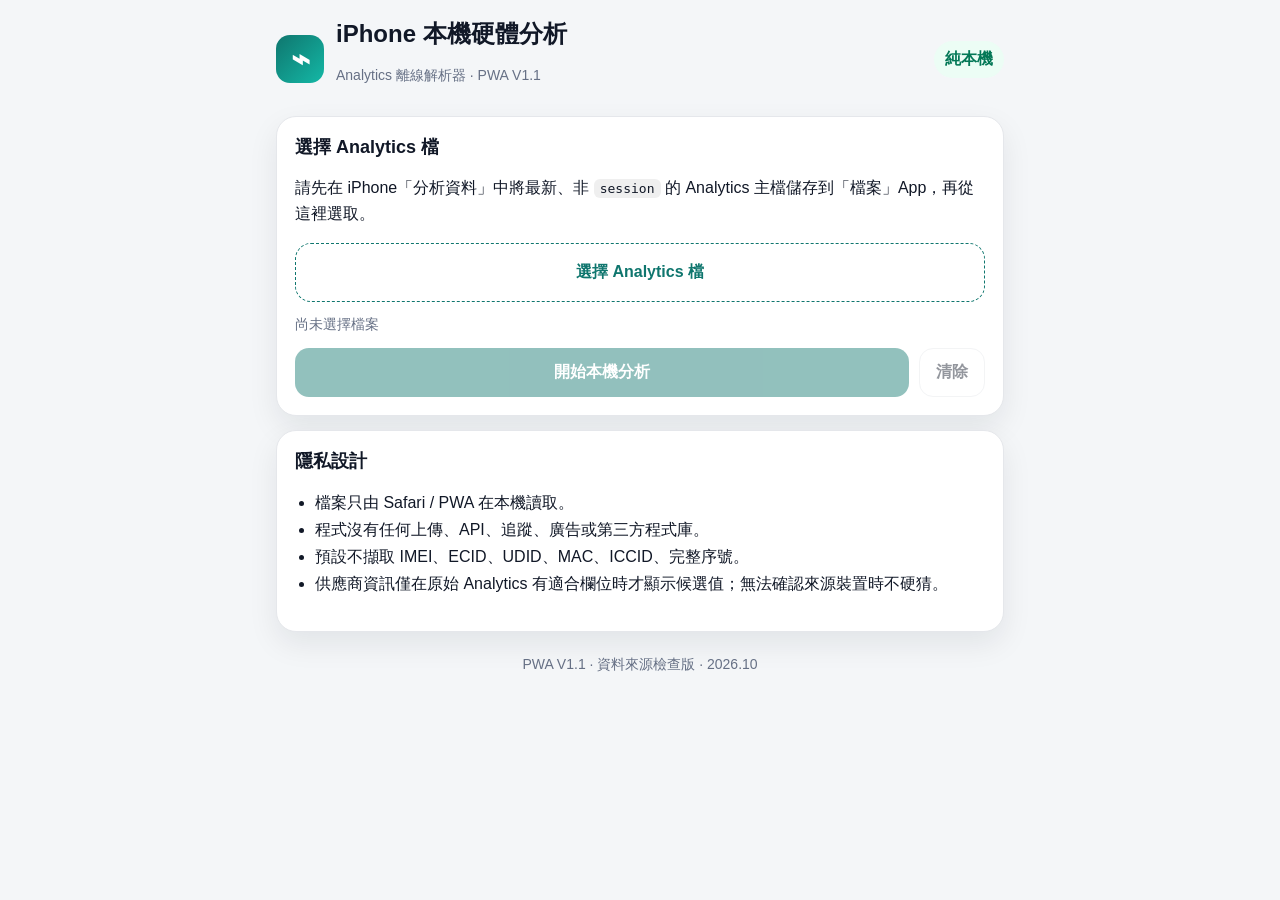
<file: index.html>
<!doctype html>
<html lang="zh-Hant">
<head>
  <meta charset="utf-8">
  <meta name="viewport" content="width=device-width,initial-scale=1,viewport-fit=cover">
  <meta name="theme-color" content="#0f172a">
  <meta name="apple-mobile-web-app-capable" content="yes">
  <meta name="apple-mobile-web-app-status-bar-style" content="black-translucent">
  <meta name="apple-mobile-web-app-title" content="iPhone硬體分析">
  <link rel="manifest" href="./manifest.webmanifest">
  <link rel="apple-touch-icon" href="./apple-touch-icon.png">
  <link rel="stylesheet" href="./styles.css">
  <meta name="referrer" content="no-referrer">
  <meta http-equiv="Content-Security-Policy" content="default-src 'self'; script-src 'self'; style-src 'self'; img-src 'self' data:; connect-src 'self'; object-src 'none'; base-uri 'self'; form-action 'none'">
  <title>iPhone 本機硬體分析</title>
</head>
<body>
  <main class="app">
    <header class="hero">
      <div class="brand">
        <div class="logo">⌁</div>
        <div>
          <h1>iPhone 本機硬體分析</h1>
          <p>Analytics 離線解析器 · PWA V1.1</p>
        </div>
      </div>
      <span class="privacy-badge">純本機</span>
    </header>

    <section class="card intro">
      <h2>選擇 Analytics 檔</h2>
      <p>請先在 iPhone「分析資料」中將最新、非 <code>session</code> 的 Analytics 主檔儲存到「檔案」App，再從這裡選取。</p>
      <label class="file-button">
        <input id="fileInput" type="file" accept=".ips,.synced,.json,.txt,application/json,text/plain">
        選擇 Analytics 檔
      </label>
      <div id="fileMeta" class="meta">尚未選擇檔案</div>
      <div class="actions">
        <button id="analyzeBtn" class="primary" disabled>開始本機分析</button>
        <button id="resetBtn" class="secondary" disabled>清除</button>
      </div>
      <div id="progressWrap" class="progress-wrap hidden">
        <div class="progress"><div id="progressBar"></div></div>
        <div id="progressText" class="progress-text">準備中…</div>
      </div>
    </section>

    <section id="summaryCard" class="card hidden">
      <div class="section-title">
        <h2>分析結果</h2>
        <button id="exportBtn" class="secondary small">匯出文字報告</button>
      </div>
      <div id="warningsOutput" class="warnings" aria-live="polite"></div>
      <div id="summaryGrid" class="grid"></div>
    </section>

    <section id="rawCard" class="card hidden">
      <details>
        <summary>僅顯示允許的欄位和值（不顯示原始整行資料）</summary>
        <pre id="rawOutput"></pre>
      </details>
    </section>

    <section class="card privacy">
      <h2>隱私設計</h2>
      <ul>
        <li>檔案只由 Safari / PWA 在本機讀取。</li>
        <li>程式沒有任何上傳、API、追蹤、廣告或第三方程式庫。</li>
        <li>預設不擷取 IMEI、ECID、UDID、MAC、ICCID、完整序號。</li>
        <li>供應商資訊僅在原始 Analytics 有適合欄位時才顯示候選值；無法確認來源裝置時不硬猜。</li>
      </ul>
    </section>

    <footer>
      PWA V1.1 · 資料來源檢查版 · 2026.10
    </footer>
  </main>
  <script src="./analyzer-core.js"></script>
  <script src="./app.js"></script>
</body>
</html>
</file>
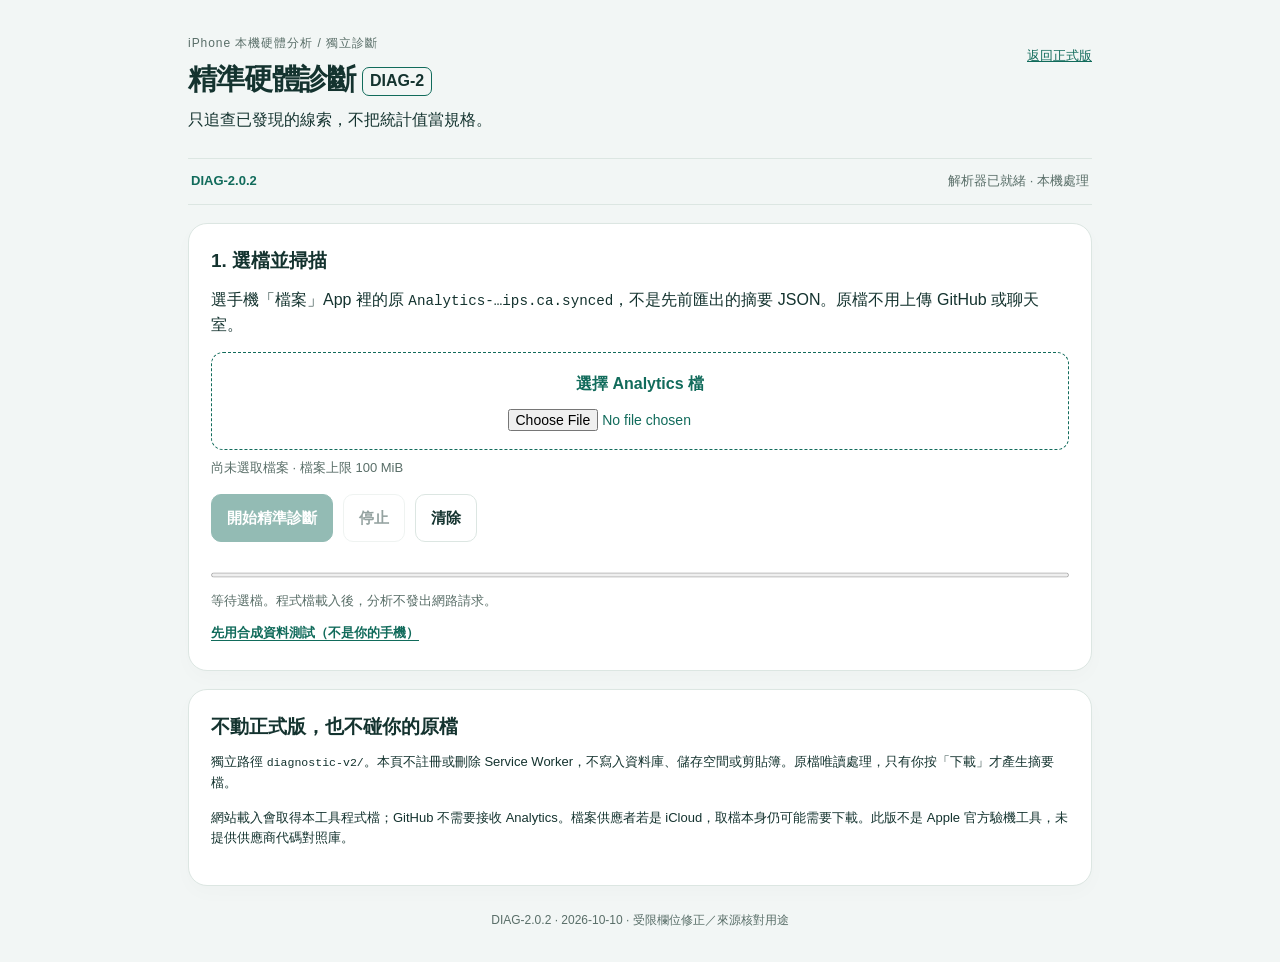
<file: diagnostic-v2/index.html>
<!doctype html>
<html lang="zh-Hant">
<head>
<meta charset="utf-8">
<meta name="viewport" content="width=device-width,initial-scale=1,viewport-fit=cover">
<meta name="referrer" content="no-referrer">
<meta http-equiv="Content-Security-Policy" content="default-src 'none'; script-src 'self'; worker-src 'self'; style-src 'self'; img-src 'self' data:; connect-src 'none'; object-src 'none'; base-uri 'none'; form-action 'none'">
<meta name="theme-color" content="#153f3b">
<title>DIAG-2｜iPhone 精準硬體診斷</title>
<link rel="icon" href="data:,">
<link rel="stylesheet" href="./diag2-style.d2.0.2.css">
<script defer src="./diag2-core.d2.0.2.js"></script>
<script defer src="./diag2-ui.d2.0.2.js"></script>
</head>
<body>
<main>
<header><div><div class="eyebrow">iPhone 本機硬體分析 / 獨立診斷</div><h1>精準硬體診斷 <span>DIAG-2</span></h1><p>只追查已發現的線索，不把統計值當規格。</p></div><a href="../" class="back">返回正式版</a></header>
<div class="version-strip"><strong id="version">DIAG-2.0.2</strong><span id="ready" role="status">正在載入解析器…</span></div>
<noscript><section class="card warning">此工具需要 JavaScript，請在 Safari 開啟頁面。</section></noscript>
<section class="card">
  <h2>1. 選檔並掃描</h2>
  <p>選手機「檔案」App 裡的原 <code>Analytics-…ips.ca.synced</code>，不是先前匯出的摘要 JSON。原檔不用上傳 GitHub 或聊天室。</p>
  <label class="filebox"><span>選擇 Analytics 檔</span><input id="file" type="file" aria-label="選擇 Analytics 檔"></label>
  <p id="filemeta" class="muted">尚未選取檔案 · 檔案上限 100 MiB</p>
  <div class="buttons"><button id="scan" disabled>開始精準診斷</button><button id="cancel" class="secondary" disabled>停止</button><button id="clear" class="secondary">清除</button></div>
  <progress id="progress" value="0" max="100" aria-label="掃描進度"></progress>
  <p id="status" role="status" aria-live="polite">等待選檔。程式檔載入後，分析不發出網路請求。</p>
  <button id="demo" class="textbutton" disabled>先用合成資料測試（不是你的手機）</button>
  <p id="error" class="error" role="alert" hidden></p>
</section>
<section id="results" hidden>
  <div id="demoNotice" class="card warning" hidden>目前是合成測試資料。以下機型、數值與描述不得用來判斷你的 iPhone。</div>
  <section class="card"><h2>2. 查看找到的證據</h2>
    <div id="stats" class="stats"></div><div id="warnings" class="notice"></div>
    <p class="muted">「有 iPhone 線索」僅指同物件或祖先有型號碼，並非裝置身分驗證。<code>watchHardwareModel</code> 只標記配對手錶，不會覆蓋同筆電池的來源。</p>
    <div class="filters"><label>資料來源<select id="scope"><option value="all">全部來源</option><option value="iphone">有 iPhone 線索</option><option value="watch">有 Watch 線索</option><option value="unknown">來源未確認</option><option value="related">配對／遠端／配件</option><option value="mixed">線索衝突</option></select></label>
    <label class="check"><input id="showValues" type="checkbox">在本機顯示允許的原值</label></div>
    <p class="muted">僅取白名單欄位。疑似識別資料、超長描述不顯示；不顯示原始整行，不對代碼硬套供應商名稱。</p>
    <div id="groups"></div>
  </section>
  <section class="card"><details id="recordDetails"><summary>同筆物件核對｜保留欄位關聯，不跨筆拼接</summary><p class="muted">L 是分析檔行次，O 是該行內物件序號，均不是裝置 ID。只顯示最多 600 個目標物件，超出會列明。</p><div id="records"></div><button id="more" class="secondary" hidden>再顯示 20 筆</button></details></section>
  <section class="card"><h2>3. 預覽後匯出</h2>
    <p>預設只匯出欄位、次數與來源分類。需要核對數值時再勾選下方選項。上方來源篩選只影響畫面，匯出仍包含全部來源摘要。</p>
    <label class="check"><input id="includeValues" type="checkbox">包含允許的候選值（電池／容量數字、型號、數字代碼）</label>
    <p class="muted">nandDesc 數字只輸出形態統計（整數範圍／小數／負數等），原數字一律不匯出；不猜測 NAND 供應商。不匯出原檔名、整行、完整序號或任意識別碼。摘要仍可能透露裝置特徵，分享前請檢查。</p>
    <div class="buttons"><button id="preview">預覽匯出內容</button><button id="download" class="secondary" disabled>下載診斷 JSON</button></div>
    <pre id="exportPreview" hidden tabindex="0" aria-label="實際匯出 JSON"></pre>
    <p id="exportInfo" class="muted">尚未預覽。清除資料或重新掃描後，需重新確認。</p>
  </section>
</section>
<section class="card privacy"><h2>不動正式版，也不碰你的原檔</h2><p>獨立路徑 <code>diagnostic-v2/</code>。本頁不註冊或刪除 Service Worker，不寫入資料庫、儲存空間或剪貼簿。原檔唯讀處理，只有你按「下載」才產生摘要檔。</p><p>網站載入會取得本工具程式檔；GitHub 不需要接收 Analytics。檔案供應者若是 iCloud，取檔本身仍可能需要下載。此版不是 Apple 官方驗機工具，未提供供應商代碼對照庫。</p></section>
<footer>DIAG-2.0.2 · 2026-10-10 · 受限欄位修正／來源核對用途</footer>
</main>
</body></html>
</file>
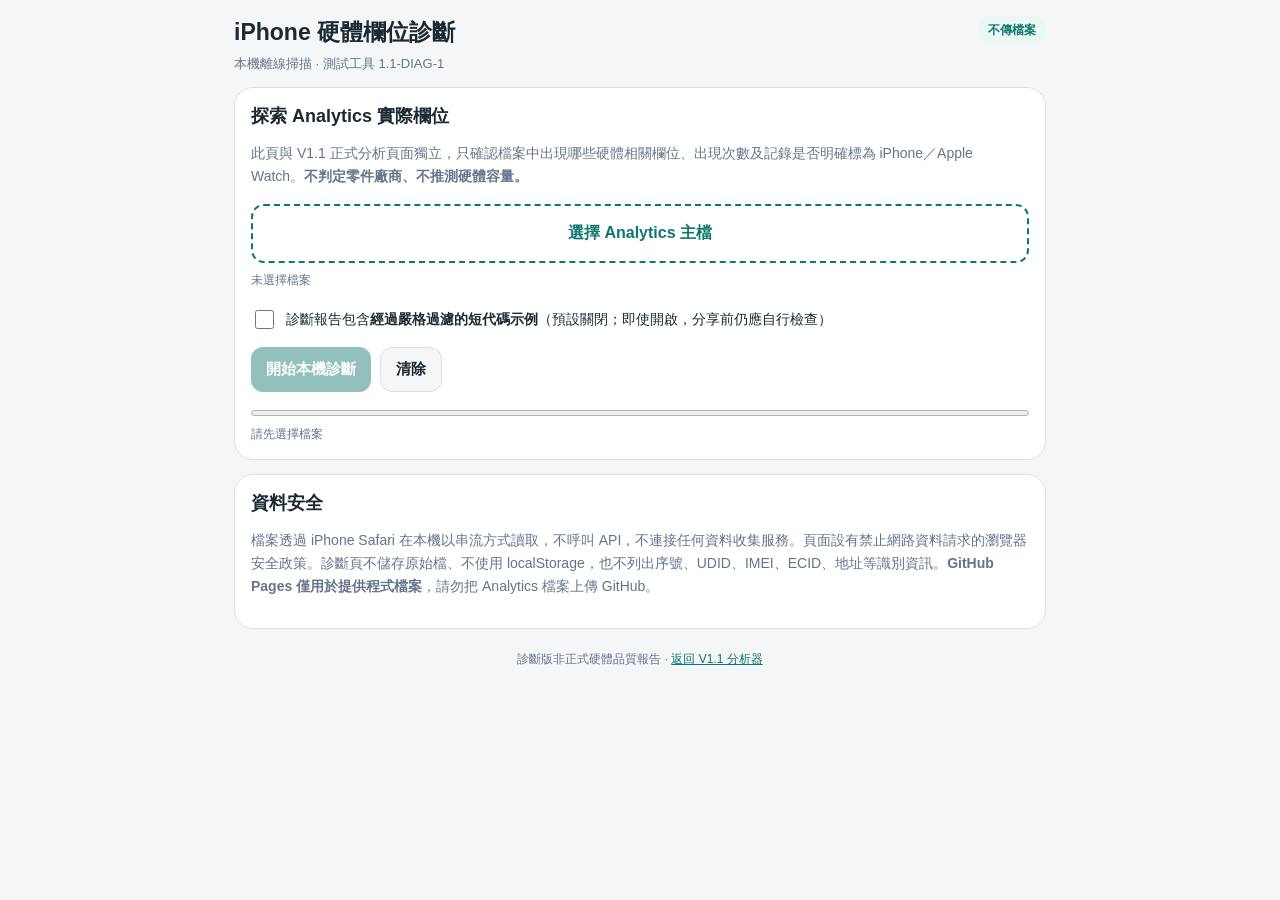
<file: diagnostic/index.html>
<!doctype html>
<html lang="zh-Hant">
<head>
<meta charset="utf-8">
<meta name="viewport" content="width=device-width,initial-scale=1,viewport-fit=cover">
<meta name="referrer" content="no-referrer">
<meta http-equiv="Content-Security-Policy" content="default-src 'none'; script-src 'self'; style-src 'unsafe-inline'; img-src 'none'; font-src 'none'; connect-src 'none'; form-action 'none'; object-src 'none'; base-uri 'none'">
<meta name="theme-color" content="#0f766e">
<title>iPhone 硬體欄位診斷 · 純本機</title>
<style>
:root{color-scheme:light dark;--bg:#f4f6f8;--card:#fff;--fg:#1c2933;--mute:#64748b;--line:#d9e1e6;--accent:#0f766e;--light:#eaf7f3;--warn:#a04a13}
@media(prefers-color-scheme:dark){:root{--bg:#111824;--card:#1d2935;--fg:#f0f4f8;--mute:#a8b3be;--line:#354351;--accent:#42c5ab;--light:#18362f;--warn:#f1ae79}}
*{box-sizing:border-box}body{font-family:-apple-system,BlinkMacSystemFont,'PingFang TC',sans-serif;background:var(--bg);color:var(--fg);margin:0}main{max-width:840px;margin:0 auto;padding:calc(16px + env(safe-area-inset-top)) 14px calc(22px + env(safe-area-inset-bottom))}.head{display:flex;justify-content:space-between;align-items:flex-start;gap:10px}.head h1{font-size:23px;line-height:1.2;margin:3px 0 8px}.head p{font-size:13px;color:var(--mute);margin:0}.pill{padding:6px 10px;background:var(--light);color:var(--accent);border-radius:99px;font-size:12px;white-space:nowrap;font-weight:700}.card{background:var(--card);border:1px solid var(--line);border-radius:19px;margin-top:14px;padding:16px}h2{font-size:18px;margin:0 0 10px}.intro{line-height:1.65;font-size:14px;color:var(--mute)}.file{display:block;text-align:center;border:2px dashed var(--accent);border-radius:13px;padding:17px 10px;color:var(--accent);font-weight:700;margin:16px 0 9px;cursor:pointer}.file input{display:none}.meta{font-size:12px;color:var(--mute);overflow-wrap:anywhere}label.opt{display:flex;align-items:center;gap:9px;margin:18px 0 15px;font-size:14px;line-height:1.5}.opt input{accent-color:var(--accent);width:19px;height:19px;flex:none}.actions{display:flex;gap:9px;flex-wrap:wrap}button{border:0;border-radius:12px;background:var(--accent);color:white;padding:12px 15px;font-size:15px;font-weight:700;cursor:pointer}button.secondary{color:var(--fg);background:var(--bg);border:1px solid var(--line)}button:disabled{opacity:.45;cursor:not-allowed}progress{width:100%;height:12px;accent-color:var(--accent);margin:15px 0 6px}.progress-label{font-size:12px;color:var(--mute)}.warning{background:var(--light);border-radius:12px;padding:13px;line-height:1.6;font-size:13px;white-space:pre-wrap}.stats{display:grid;grid-template-columns:repeat(2,minmax(0,1fr));gap:9px;margin-bottom:14px}.stat{border:1px solid var(--line);border-radius:12px;padding:12px;display:flex;flex-direction:column;gap:5px}.stat-label{font-size:12px;color:var(--mute)}.stat-value{font-size:19px}.category-list details{border:1px solid var(--line);border-radius:12px;margin:9px 0;overflow:hidden}.category-list summary{padding:14px;font-weight:700;cursor:pointer}.category-list details[open] summary{background:var(--light)}table{width:100%;border-collapse:collapse;font-size:12px;table-layout:fixed}td,th{padding:8px 7px;border-top:1px solid var(--line);word-break:break-word;text-align:left}th{color:var(--mute)}td:nth-child(2),th:nth-child(2){width:18%}td:nth-child(3),th:nth-child(3){width:14%}.foot{font-size:12px;color:var(--mute);text-align:center;margin:22px 0 7px}code{padding:2px 5px;background:var(--bg);border-radius:4px}p.note{color:var(--mute);font-size:13px;line-height:1.6}@media(min-width:650px){.stats{grid-template-columns:repeat(4,1fr)}}
</style>
</head>
<body>
<main>
<header class="head"><div><h1>iPhone 硬體欄位診斷</h1><p>本機離線掃描 · 測試工具 <span id="version">1.1-DIAG-1</span></p></div><div class="pill">不傳檔案</div></header>
<section class="card"><h2>探索 Analytics 實際欄位</h2><p class="intro">此頁與 V1.1 正式分析頁面獨立，只確認檔案中出現哪些硬體相關欄位、出現次數及記錄是否明確標為 iPhone／Apple Watch。<strong>不判定零件廠商、不推測硬體容量。</strong></p>
<label class="file">選擇 Analytics 主檔<input id="file" type="file" accept=".ips,.synced,.txt,.json,text/plain,application/json"></label>
<div id="selected" class="meta">未選擇檔案</div>
<label class="opt"><input id="samples" type="checkbox"><span>診斷報告包含<strong>經過嚴格過濾的短代碼示例</strong>（預設關閉；即使開啟，分享前仍應自行檢查）</span></label>
<div class="actions"><button id="analyze" disabled>開始本機診斷</button><button id="reset" class="secondary">清除</button></div>
<progress id="progress" value="0" max="100"></progress><div id="progressLabel" class="progress-label">請先選擇檔案</div>
</section>
<section class="card" id="results" hidden><div class="actions" style="justify-content:space-between;align-items:center"><h2 style="margin:0">診斷摘要</h2><button id="export" class="secondary" disabled>匯出脫敏摘要 JSON</button></div>
<p class="note">只匯出欄位名稱、次數、來源分組及勾選時保留的短值；<strong>不匯出 Analytics 原始行</strong>。</p>
<div class="stats" id="stats"></div><div class="warning" id="warning"></div><div class="category-list" id="categories"></div>
</section>
<section class="card"><h2>資料安全</h2><p class="intro">檔案透過 iPhone Safari 在本機以串流方式讀取，不呼叫 API，不連接任何資料收集服務。頁面設有禁止網路資料請求的瀏覽器安全政策。診斷頁不儲存原始檔、不使用 localStorage，也不列出序號、UDID、IMEI、ECID、地址等識別資訊。<strong>GitHub Pages 僅用於提供程式檔案</strong>，請勿把 Analytics 檔案上傳 GitHub。</p></section>
<p class="foot">診斷版非正式硬體品質報告 · <a href="../" style="color:var(--accent)">返回 V1.1 分析器</a></p>
</main>
<script src="./core.js"></script><script src="./ui.js"></script>
</body></html>
</file>
<file: styles.css>
:root{
  color-scheme: light dark;
  --bg:#f4f6f8;
  --card:#ffffff;
  --text:#111827;
  --muted:#667085;
  --line:#e5e7eb;
  --accent:#0f766e;
  --accent2:#115e59;
  --chip:#ecfdf5;
  --chiptext:#047857;
  --warn:#b45309;
  --shadow:0 12px 30px rgba(15,23,42,.08);
}
@media (prefers-color-scheme: dark){
  :root{
    --bg:#0b1020;
    --card:#121a2a;
    --text:#f8fafc;
    --muted:#9ca3af;
    --line:#243044;
    --accent:#34d399;
    --accent2:#10b981;
    --chip:#0d2d27;
    --chiptext:#6ee7b7;
    --shadow:none;
  }
}
*{box-sizing:border-box}
html,body{margin:0;background:var(--bg);color:var(--text);font-family:-apple-system,BlinkMacSystemFont,"SF Pro Text","PingFang TC","Noto Sans TC",sans-serif}
body{min-height:100vh}
.app{max-width:760px;margin:0 auto;padding:calc(env(safe-area-inset-top) + 18px) 16px calc(env(safe-area-inset-bottom) + 28px)}
.hero{display:flex;align-items:center;justify-content:space-between;gap:12px;margin-bottom:16px}
.brand{display:flex;align-items:center;gap:12px}
.logo{width:48px;height:48px;border-radius:14px;background:linear-gradient(135deg,#0f766e,#14b8a6);display:grid;place-items:center;color:white;font-size:32px;font-weight:800}
h1{font-size:24px;margin:0 0 4px}
h2{font-size:18px;margin:0 0 12px}
p{line-height:1.6}
.hero p,.meta,.progress-text,footer{color:var(--muted);font-size:14px}
.privacy-badge{background:var(--chip);color:var(--chiptext);padding:8px 11px;border-radius:999px;font-weight:700;white-space:nowrap}
.card{background:var(--card);border:1px solid var(--line);border-radius:20px;padding:18px;margin:14px 0;box-shadow:var(--shadow)}
.file-button{display:block;border:1.5px dashed var(--accent);border-radius:16px;padding:18px;text-align:center;font-weight:800;color:var(--accent);cursor:pointer;margin:14px 0}
.file-button input{display:none}
.actions{display:flex;gap:10px;margin-top:14px}
button{border:0;border-radius:14px;padding:13px 16px;font-size:16px;font-weight:800;cursor:pointer}
button:disabled{opacity:.45;cursor:not-allowed}
.primary{background:var(--accent);color:white;flex:1}
.primary:active{background:var(--accent2)}
.secondary{background:transparent;color:var(--text);border:1px solid var(--line)}
.small{padding:9px 12px;font-size:14px}
.progress-wrap{margin-top:18px}
.progress{height:10px;background:var(--line);border-radius:99px;overflow:hidden}
#progressBar{height:100%;width:0;background:var(--accent);transition:width .18s ease}
.progress-text{margin-top:8px}
.hidden{display:none!important}
.section-title{display:flex;justify-content:space-between;align-items:center;gap:12px}
.grid{display:grid;grid-template-columns:repeat(2,minmax(0,1fr));gap:12px}
.result{border:1px solid var(--line);border-radius:16px;padding:14px;min-height:112px}
.result h3{font-size:14px;color:var(--muted);margin:0 0 8px}
.result .value{font-size:18px;font-weight:800;word-break:break-word}
.result .sub{font-size:13px;color:var(--muted);margin-top:7px;white-space:pre-wrap;word-break:break-word}
.result.warn .value{color:var(--warn)}
code{background:rgba(127,127,127,.12);padding:2px 6px;border-radius:6px}
details summary{font-weight:800;cursor:pointer}
pre{white-space:pre-wrap;word-break:break-word;background:rgba(127,127,127,.08);padding:12px;border-radius:12px;max-height:50vh;overflow:auto;font-size:12px;line-height:1.5}
.privacy ul{padding-left:20px;line-height:1.7}
footer{text-align:center;padding-top:10px}
@media (max-width:560px){
  .grid{grid-template-columns:1fr}
  .hero{align-items:flex-start}
  h1{font-size:21px}
}

.warnings{font-size:13px;color:var(--warn);line-height:1.6;white-space:pre-wrap;padding:12px;border-radius:12px;background:rgba(180,83,9,.08);margin-bottom:14px}
</file>
<file: diagnostic-v2/diag2-style.d2.0.2.css>
:root{color-scheme:light dark;--bg:#f2f6f5;--surface:#fff;--ink:#14332f;--muted:#596e68;--line:#dce6e2;--accent:#116b5b;--soft:#eaf5f1;--warn:#8c4918;--warnbg:#fff5e8;--error:#9d2637}
*{box-sizing:border-box}body{margin:0;background:var(--bg);color:var(--ink);font-family:-apple-system,BlinkMacSystemFont,'PingFang TC','Noto Sans TC',sans-serif;line-height:1.6}main{max-width:940px;margin:auto;padding:max(22px,env(safe-area-inset-top)) 18px max(32px,env(safe-area-inset-bottom))}header{display:flex;justify-content:space-between;align-items:start;gap:16px;padding:12px 0}.eyebrow{font-size:12px;letter-spacing:.08em;color:var(--muted)}h1{font-size:29px;letter-spacing:-.04em;line-height:1.3;margin:8px 0}h1 span{display:inline-block;border:1px solid var(--accent);font-size:16px;letter-spacing:0;border-radius:7px;padding:3px 7px;vertical-align:middle}h2{font-size:19px;margin:0 0 10px}h3{font-size:16px;margin:12px 0}p{margin:8px 0 14px}a{color:var(--accent)}.back{font-size:13px;white-space:nowrap;padding-top:12px}.version-strip{display:flex;justify-content:space-between;gap:8px;border-block:1px solid var(--line);padding:12px 3px;color:var(--muted);font-size:13px}.version-strip strong{color:var(--accent)}.card{background:var(--surface);border:1px solid var(--line);border-radius:19px;padding:22px;margin:18px 0;box-shadow:0 7px 20px #18322c05}.filebox{display:grid;gap:12px;justify-items:center;border:1px dashed var(--accent);border-radius:12px;padding:18px;color:var(--accent);font-weight:600;cursor:pointer}.filebox input{max-width:100%;font-size:14px;font-weight:400}.buttons{display:flex;gap:10px;flex-wrap:wrap;margin:16px 0}button,select{font:inherit;font-size:15px;border-radius:10px;border:1px solid var(--line);padding:11px 15px}button{background:var(--accent);color:#fff;border-color:var(--accent);font-weight:600;cursor:pointer}button:disabled{opacity:.45;cursor:not-allowed}.secondary{background:transparent;color:var(--ink);border-color:var(--line)}.textbutton{padding:4px 0;border:0;background:none;color:var(--accent);font-size:13px;text-decoration:underline;text-underline-offset:3px}.muted{font-size:13px;color:var(--muted);overflow-wrap:anywhere}progress{width:100%;height:10px;accent-color:var(--accent)}#status{font-size:13px;color:var(--muted);margin:7px 0}.error{color:var(--error);border-left:3px solid;padding:10px}.stats{display:grid;grid-template-columns:repeat(4,1fr);gap:10px;margin:14px 0}.metric{background:var(--soft);padding:12px;border-radius:12px}.metric strong{display:block;font-size:23px;font-variant-numeric:tabular-nums}.metric span{font-size:12px;color:var(--muted)}.notice,.warning{font-size:13px;background:var(--warnbg);color:var(--warn);padding:12px;border-radius:10px;white-space:pre-line}.filters{display:flex;gap:18px;flex-wrap:wrap;align-items:center;border-top:1px solid var(--line);padding-top:18px;margin:18px 0 10px}.filters>label:first-child{font-size:13px;display:grid;gap:5px}select{background:var(--surface);color:var(--ink);max-width:100%}.check{display:flex;gap:8px;align-items:start;font-size:14px;cursor:pointer}.check input{width:18px;height:18px;accent-color:var(--accent);flex-shrink:0;margin:4px 0}code{font-family:ui-monospace,SFMono-Regular,Menlo,monospace;font-size:.89em;overflow-wrap:anywhere}details{border:1px solid var(--line);border-radius:12px;margin:10px 0;padding:12px}summary{cursor:pointer;font-weight:600;overflow-wrap:anywhere}.field{border-top:1px solid var(--line);padding:14px 0}.field:first-child{border:0}.field-head{display:flex;justify-content:space-between;gap:10px;align-items:start}.field-head code{font-weight:650;word-break:break-word}.pill{white-space:nowrap;font-size:12px;border-radius:6px;padding:2px 7px;background:var(--soft);color:var(--accent)}.note{font-size:12px;color:var(--muted);margin:6px 0}.values{background:var(--soft);border-radius:8px;padding:9px;margin:7px 0;font-size:13px;overflow-wrap:anywhere}.record{border-bottom:1px solid var(--line);padding:12px 0;font-size:13px}.record strong{display:block}.record-value{padding:4px 0;overflow-wrap:anywhere}.empty{font-size:13px;color:var(--muted)}pre{white-space:pre-wrap;overflow-wrap:anywhere;word-break:break-word;background:var(--soft);border-radius:10px;padding:14px;max-height:430px;overflow:auto;font-size:12px}footer{font-size:12px;text-align:center;color:var(--muted);margin-top:25px}.privacy p{font-size:13px}[hidden]{display:none!important}:focus-visible{outline:3px solid #73baac;outline-offset:3px}
@media(max-width:540px){main{padding-inline:13px}.card{padding:17px}h1{font-size:24px}header{display:block}.back{display:inline-block;padding:0}.stats{grid-template-columns:repeat(2,1fr)}.version-strip{font-size:12px;flex-wrap:wrap}.field-head{display:block}.pill{display:inline-block;margin-top:5px}.buttons #scan{flex:1;min-width:155px}}
@media(prefers-color-scheme:dark){:root{--bg:#101b18;--surface:#182621;--ink:#e4f2ed;--muted:#adc0b6;--line:#30473c;--accent:#78d7b7;--soft:#203c30;--warn:#f3c184;--warnbg:#3b2b18;--error:#ffb3c0}button{color:#102e22}.secondary{color:var(--ink)}}
</file>
